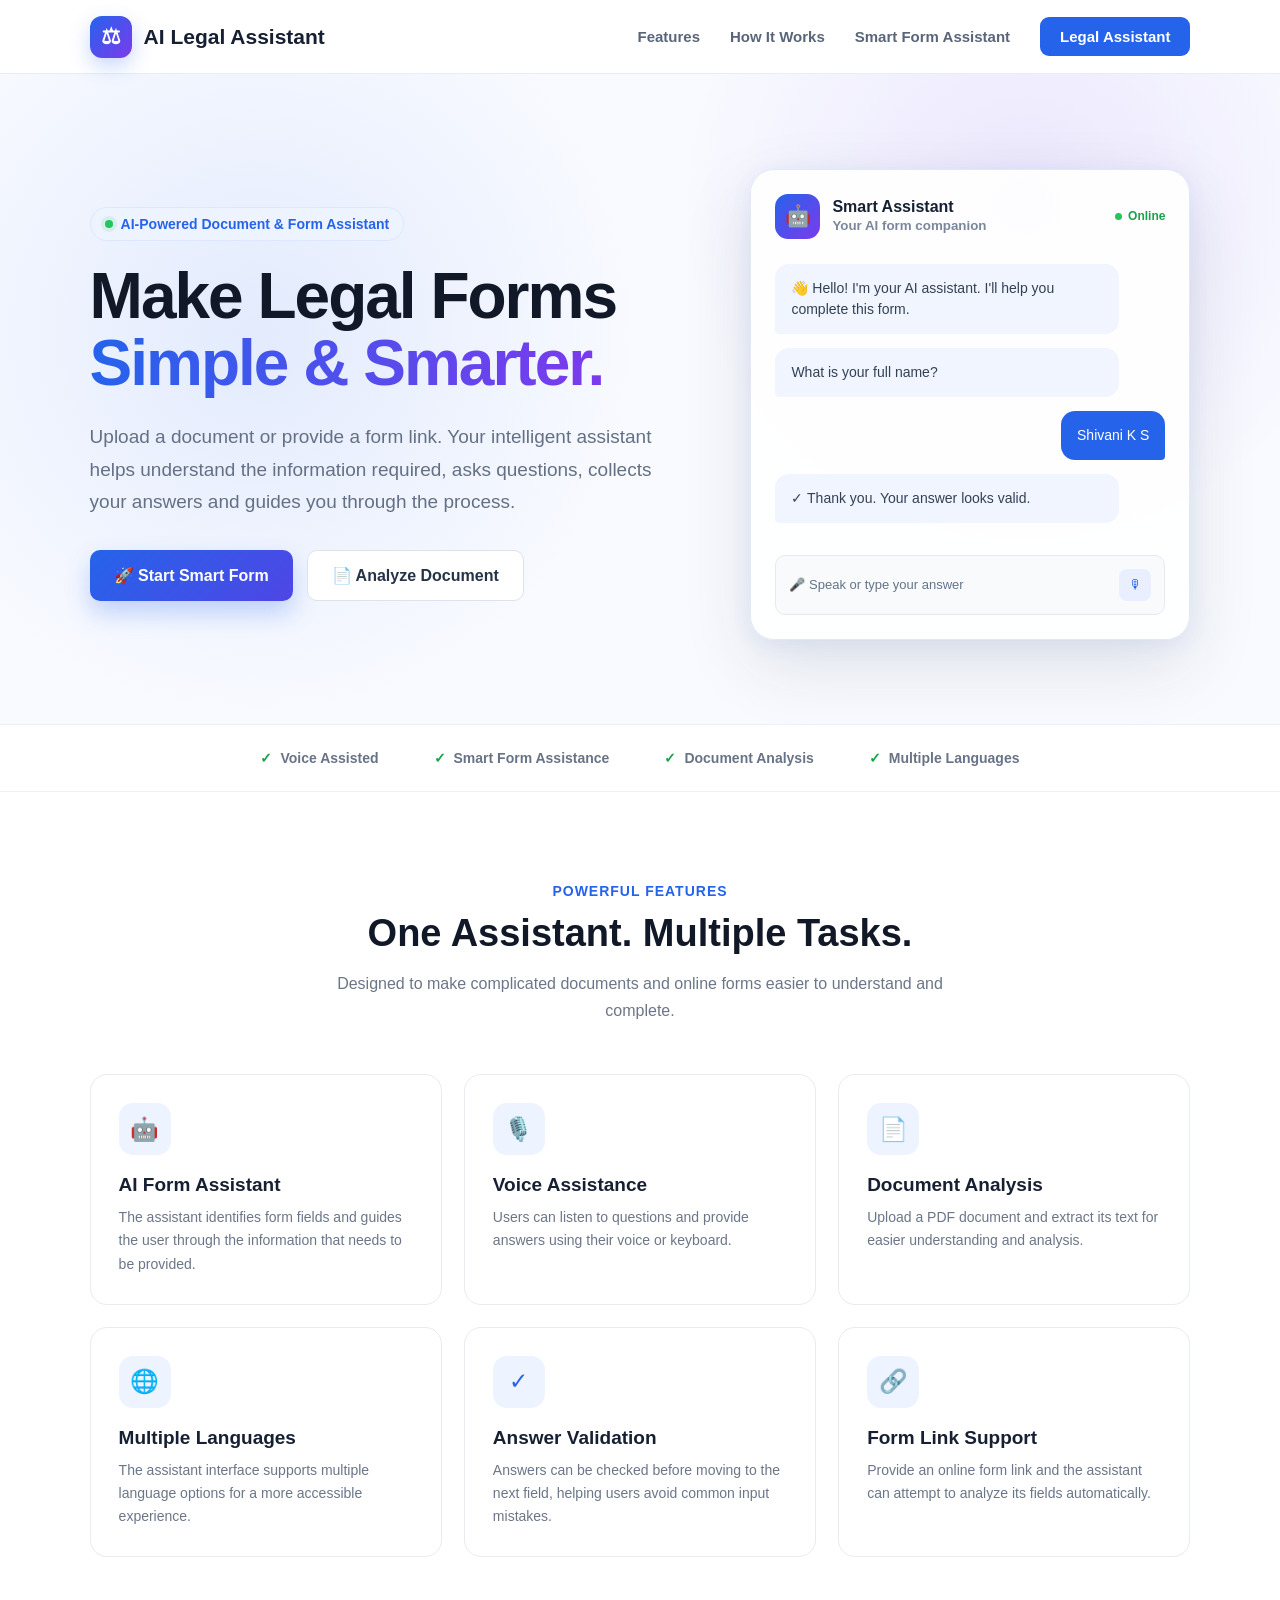
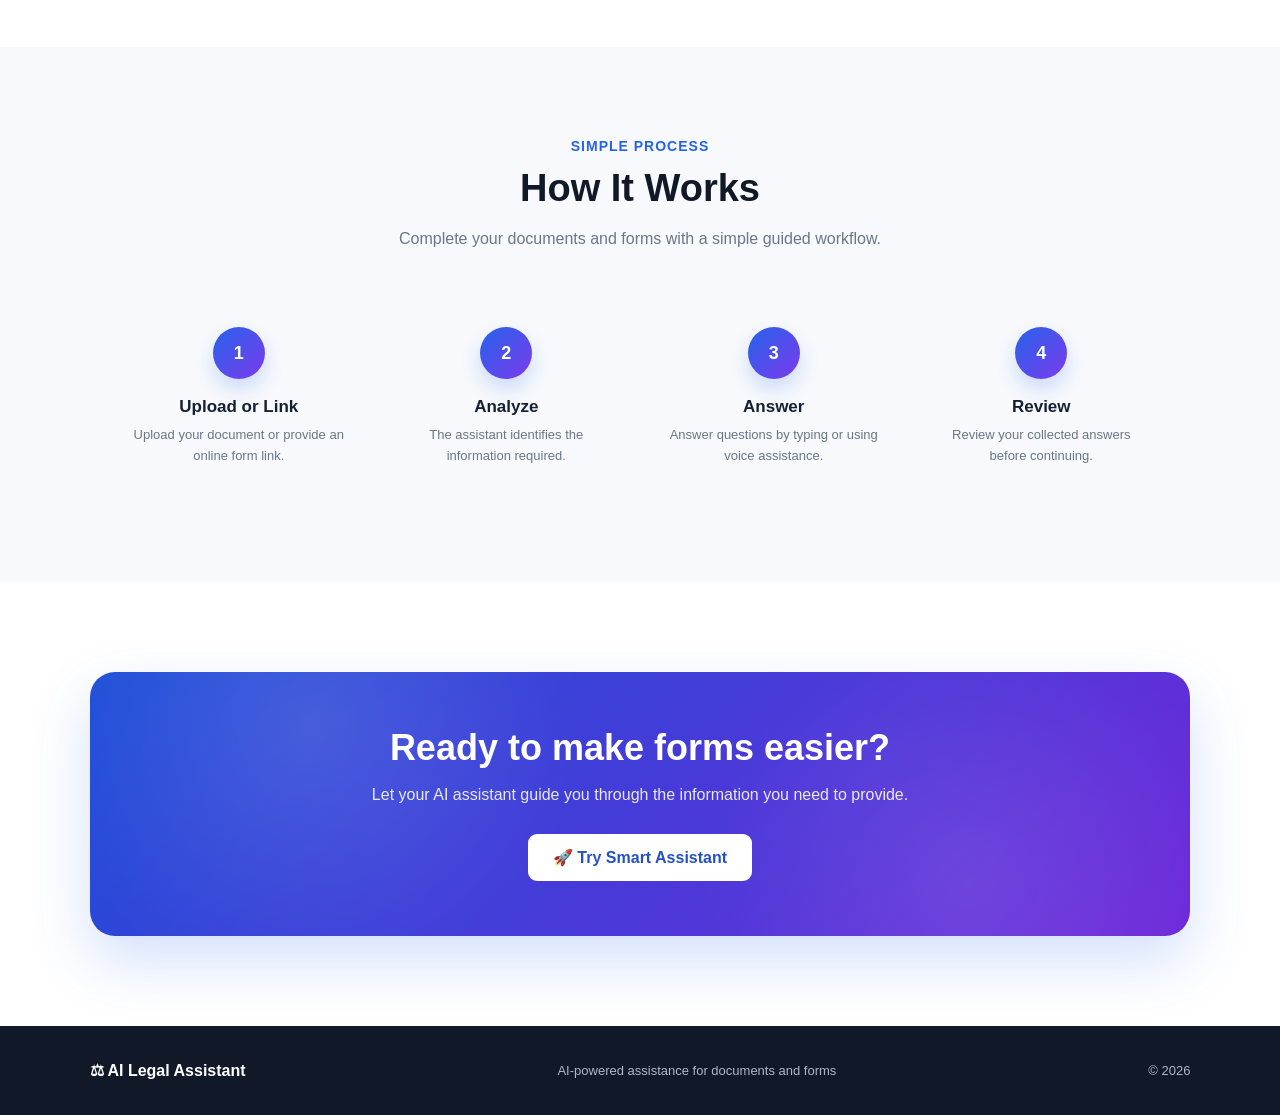
<file: templates/index.html>
<!DOCTYPE html>
<html lang="en">

<head>
    <meta charset="UTF-8">
    <meta name="viewport" content="width=device-width, initial-scale=1.0">

    <title>AI Legal Assistant</title>

    <style>

        * {
            margin: 0;
            padding: 0;
            box-sizing: border-box;
        }

        html {
            scroll-behavior: smooth;
        }

        body {
            font-family: "Segoe UI", Arial, sans-serif;
            background: #f7f9fc;
            color: #172033;
            overflow-x: hidden;
        }

        /* ================= NAVBAR ================= */

        nav {
            width: 100%;
            height: 74px;
            display: flex;
            align-items: center;
            justify-content: space-between;
            padding: 0 7%;
            background: rgba(255,255,255,0.95);
            border-bottom: 1px solid #e8edf5;
            position: sticky;
            top: 0;
            z-index: 1000;
            backdrop-filter: blur(12px);
        }

        .logo {
            display: flex;
            align-items: center;
            gap: 12px;
            font-size: 21px;
            font-weight: 800;
            color: #172033;
        }

        .logo-icon {
            width: 42px;
            height: 42px;
            border-radius: 12px;
            background: linear-gradient(135deg, #2563eb, #7c3aed);
            display: flex;
            align-items: center;
            justify-content: center;
            color: white;
            font-size: 22px;
            box-shadow: 0 8px 20px rgba(37,99,235,0.25);
        }

        .nav-links {
            display: flex;
            align-items: center;
            gap: 30px;
        }

        .nav-links a {
            text-decoration: none;
            color: #596579;
            font-size: 15px;
            font-weight: 600;
            transition: 0.2s;
        }

        .nav-links a:hover {
            color: #2563eb;
        }

        .nav-button {
            padding: 11px 20px;
            border-radius: 9px;
            background: #2563eb;
            color: white !important;
        }

        .nav-button:hover {
            background: #1d4ed8;
            color: white !important;
        }

        /* ================= HERO ================= */

        .hero {
            min-height: 650px;
            padding: 80px 7% 70px;
            display: flex;
            align-items: center;
            justify-content: space-between;
            gap: 60px;
            background:
                radial-gradient(circle at 80% 20%, rgba(124,58,237,0.10), transparent 30%),
                radial-gradient(circle at 20% 40%, rgba(37,99,235,0.10), transparent 35%),
                #f8faff;
        }

        .hero-left {
            max-width: 650px;
            animation: fadeUp 0.8s ease;
        }

        .badge {
            display: inline-flex;
            align-items: center;
            gap: 8px;
            padding: 8px 14px;
            border-radius: 30px;
            background: #eef4ff;
            color: #2563eb;
            font-size: 14px;
            font-weight: 700;
            margin-bottom: 22px;
            border: 1px solid #dce8ff;
        }

        .badge-dot {
            width: 8px;
            height: 8px;
            border-radius: 50%;
            background: #22c55e;
            box-shadow: 0 0 0 4px rgba(34,197,94,0.12);
        }

        .hero h1 {
            font-size: clamp(42px, 5vw, 68px);
            line-height: 1.05;
            letter-spacing: -2px;
            margin-bottom: 24px;
            color: #111827;
        }

        .gradient-text {
            background: linear-gradient(
                90deg,
                #2563eb,
                #7c3aed
            );
            -webkit-background-clip: text;
            -webkit-text-fill-color: transparent;
        }

        .hero p {
            font-size: 19px;
            line-height: 1.7;
            color: #647084;
            max-width: 590px;
            margin-bottom: 32px;
        }

        .hero-buttons {
            display: flex;
            gap: 14px;
            flex-wrap: wrap;
        }

        .primary-btn,
        .secondary-btn {
            padding: 15px 24px;
            border-radius: 10px;
            text-decoration: none;
            font-weight: 700;
            font-size: 16px;
            transition: 0.25s;
            display: inline-flex;
            align-items: center;
            gap: 9px;
        }

        .primary-btn {
            background: linear-gradient(135deg, #2563eb, #4f46e5);
            color: white;
            box-shadow: 0 12px 25px rgba(37,99,235,0.25);
        }

        .primary-btn:hover {
            transform: translateY(-3px);
            box-shadow: 0 17px 30px rgba(37,99,235,0.32);
        }

        .secondary-btn {
            background: white;
            color: #263247;
            border: 1px solid #dce3ee;
        }

        .secondary-btn:hover {
            transform: translateY(-3px);
            border-color: #b9c8df;
            box-shadow: 0 10px 25px rgba(0,0,0,0.06);
        }

        /* ================= AI CARD ================= */

        .hero-right {
            width: 440px;
            max-width: 100%;
            animation: floating 4s ease-in-out infinite;
        }

        .ai-card {
            background: rgba(255,255,255,0.92);
            border: 1px solid #e3e9f2;
            border-radius: 24px;
            padding: 24px;
            box-shadow:
                0 25px 70px rgba(30,41,59,0.12),
                0 5px 20px rgba(37,99,235,0.07);
        }

        .card-top {
            display: flex;
            align-items: center;
            justify-content: space-between;
            margin-bottom: 25px;
        }

        .ai-title {
            display: flex;
            align-items: center;
            gap: 12px;
            font-weight: 800;
        }

        .ai-avatar {
            width: 45px;
            height: 45px;
            border-radius: 13px;
            background: linear-gradient(135deg, #2563eb, #7c3aed);
            color: white;
            display: flex;
            align-items: center;
            justify-content: center;
            font-size: 21px;
        }
                .online {
            display: flex;
            align-items: center;
            gap: 6px;
            font-size: 12px;
            color: #16a34a;
            font-weight: 700;
        }

        .online span {
            width: 7px;
            height: 7px;
            border-radius: 50%;
            background: #22c55e;
        }

        .chat {
            display: flex;
            flex-direction: column;
            gap: 14px;
        }

        .message {
            padding: 14px 16px;
            border-radius: 14px;
            font-size: 14px;
            line-height: 1.5;
            max-width: 88%;
        }

        .ai-message {
            background: #f1f5ff;
            color: #334155;
            border-bottom-left-radius: 4px;
        }

        .user-message {
            background: #2563eb;
            color: white;
            align-self: flex-end;
            border-bottom-right-radius: 4px;
        }

        .input-preview {
            margin-top: 18px;
            padding: 13px;
            background: #f8fafc;
            border: 1px solid #e5eaf2;
            border-radius: 10px;
            display: flex;
            align-items: center;
            gap: 10px;
            color: #64748b;
            font-size: 13px;
        }

        .mic {
            margin-left: auto;
            width: 32px;
            height: 32px;
            border-radius: 8px;
            background: #e9efff;
            color: #2563eb;
            display: flex;
            align-items: center;
            justify-content: center;
        }

        /* ================= TRUST ================= */

        .trust {
            padding: 25px 7%;
            background: white;
            border-top: 1px solid #edf0f5;
            border-bottom: 1px solid #edf0f5;
            display: flex;
            justify-content: center;
            gap: 55px;
            flex-wrap: wrap;
            color: #687386;
            font-size: 14px;
            font-weight: 600;
        }

        .trust-item {
            display: flex;
            align-items: center;
            gap: 8px;
        }

        .check {
            color: #16a34a;
            font-weight: 900;
        }

        /* ================= FEATURES ================= */

        .features {
            padding: 90px 7%;
            background: #ffffff;
        }

        .section-heading {
            text-align: center;
            max-width: 650px;
            margin: 0 auto 50px;
        }

        .section-heading span {
            color: #2563eb;
            font-size: 14px;
            font-weight: 800;
            text-transform: uppercase;
            letter-spacing: 1px;
        }

        .section-heading h2 {
            font-size: 38px;
            margin: 12px 0 15px;
            color: #111827;
        }

        .section-heading p {
            color: #6b7688;
            line-height: 1.7;
            font-size: 16px;
        }

        .feature-grid {
            max-width: 1150px;
            margin: auto;
            display: grid;
            grid-template-columns: repeat(3, 1fr);
            gap: 22px;
        }

        .feature-card {
            padding: 28px;
            border: 1px solid #e7ebf2;
            border-radius: 17px;
            background: white;
            transition: 0.25s;
        }

        .feature-card:hover {
            transform: translateY(-7px);
            box-shadow: 0 18px 40px rgba(15,23,42,0.08);
            border-color: #d4def0;
        }

        .feature-icon {
            width: 52px;
            height: 52px;
            border-radius: 14px;
            background: #eef4ff;
            color: #2563eb;
            display: flex;
            align-items: center;
            justify-content: center;
            font-size: 23px;
            margin-bottom: 19px;
        }

        .feature-card h3 {
            font-size: 19px;
            margin-bottom: 10px;
        }

        .feature-card p {
            color: #6b7688;
            font-size: 14px;
            line-height: 1.65;
        }

        /* ================= HOW IT WORKS ================= */

        .how {
            padding: 90px 7%;
            background: #f7f9fc;
        }

        .steps {
            max-width: 1050px;
            margin: auto;
            display: grid;
            grid-template-columns: repeat(4, 1fr);
            gap: 20px;
        }

        .step {
            position: relative;
            text-align: center;
            padding: 25px 15px;
        }

        .step-number {
            width: 52px;
            height: 52px;
            border-radius: 50%;
            margin: 0 auto 18px;
            background: linear-gradient(135deg, #2563eb, #7c3aed);
            color: white;
            display: flex;
            align-items: center;
            justify-content: center;
            font-weight: 800;
            font-size: 18px;
            box-shadow: 0 10px 20px rgba(37,99,235,0.2);
        }

        .step h3 {
            margin-bottom: 8px;
            font-size: 17px;
        }

        .step p {
            color: #6b7688;
            font-size: 13px;
            line-height: 1.6;
        }

        /* ================= CTA ================= */

        .cta {
            padding: 90px 7%;
            background: white;
        }

        .cta-box {
            max-width: 1100px;
            margin: auto;
            padding: 55px;
            border-radius: 25px;
            text-align: center;
            color: white;
            background:
                radial-gradient(circle at 20% 20%, rgba(255,255,255,0.12), transparent 30%),
                radial-gradient(circle at 80% 80%, rgba(255,255,255,0.10), transparent 30%),
                linear-gradient(135deg, #1d4ed8, #6d28d9);
            box-shadow: 0 25px 60px rgba(37,99,235,0.2);
        }

        .cta-box h2 {
            font-size: 36px;
            margin-bottom: 13px;
        }

        .cta-box p {
            opacity: 0.88;
            margin-bottom: 27px;
            line-height: 1.6;
        }

        .cta-button {
            display: inline-block;
            padding: 14px 25px;
            border-radius: 9px;
            background: white;
            color: #2451c5;
            text-decoration: none;
            font-weight: 800;
            transition: 0.2s;
        }

        .cta-button:hover {
            transform: translateY(-3px);
        }
                /* ================= FOOTER ================= */

        footer {
            background: #111827;
            color: #aeb8c8;
            padding: 35px 7%;
        }

        .footer-content {
            max-width: 1150px;
            margin: auto;
            display: flex;
            align-items: center;
            justify-content: space-between;
            gap: 20px;
        }

        .footer-logo {
            color: white;
            font-weight: 800;
        }

        .footer-text {
            font-size: 13px;
        }

        /* ================= ANIMATIONS ================= */

        @keyframes fadeUp {
            from {
                opacity: 0;
                transform: translateY(25px);
            }

            to {
                opacity: 1;
                transform: translateY(0);
            }
        }

        @keyframes floating {
            0%, 100% {
                transform: translateY(0);
            }

            50% {
                transform: translateY(-8px);
            }
        }

        /* ================= MOBILE ================= */

        @media (max-width: 900px) {

            .hero {
                flex-direction: column;
                text-align: center;
                padding-top: 60px;
            }

            .hero-left {
                max-width: 700px;
            }

            .hero p {
                margin-left: auto;
                margin-right: auto;
            }

            .hero-buttons {
                justify-content: center;
            }

            .hero-right {
                width: 500px;
            }

            .feature-grid {
                grid-template-columns: 1fr 1fr;
            }

            .steps {
                grid-template-columns: 1fr 1fr;
            }

        }

        @media (max-width: 650px) {

            nav {
                padding: 0 5%;
            }

            .nav-links a:not(.nav-button) {
                display: none;
            }

            .hero {
                padding-left: 5%;
                padding-right: 5%;
            }

            .hero h1 {
                font-size: 42px;
            }

            .hero p {
                font-size: 16px;
            }

            .hero-right {
                width: 100%;
            }

            .trust {
                gap: 20px;
                padding-left: 5%;
                padding-right: 5%;
            }

            .features,
            .how,
            .cta {
                padding-left: 5%;
                padding-right: 5%;
            }

            .section-heading h2 {
                font-size: 30px;
            }

            .feature-grid,
            .steps {
                grid-template-columns: 1fr;
            }

            .cta-box {
                padding: 40px 22px;
            }

            .cta-box h2 {
                font-size: 28px;
            }

            .footer-content {
                flex-direction: column;
                text-align: center;
            }

        }

    </style>

</head>

<body>

<!-- ================= NAVBAR ================= -->

<nav>

    <div class="logo">

        <div class="logo-icon">
            ⚖
        </div>

        AI Legal Assistant

    </div>

    <div class="nav-links">

        <a href="#features">
            Features
        </a>

        <a href="#how">
            How It Works
        </a>

        <a href="/smart-form-assistant?language=english">
            Smart Form Assistant
        </a>

        <a
            href="/legal?language=english"
            class="nav-button"
        >
            Legal Assistant
        </a>

    </div>

</nav>
<!-- ================= HERO ================= -->

<section class="hero">

    <div class="hero-left">

        <div class="badge">
            <span class="badge-dot"></span>
            AI-Powered Document & Form Assistant
        </div>

        <h1>
            Make Legal Forms
            <br>
            <span class="gradient-text">
                Simple & Smarter.
            </span>
        </h1>

        <p>
            Upload a document or provide a form link.
            Your intelligent assistant helps understand
            the information required, asks questions,
            collects your answers and guides you through
            the process.
        </p>

        <div class="hero-buttons">

            <a
                href="/smart-form-assistant?language=english"
                class="primary-btn"
            >
                🚀 Start Smart Form
            </a>

            <a
                href="/legal?language=english"
                class="secondary-btn"
            >
                📄 Analyze Document
            </a>

        </div>

    </div>

    <!-- ================= AI PREVIEW ================= -->

    <div class="hero-right">

        <div class="ai-card">

            <div class="card-top">

                <div class="ai-title">

                    <div class="ai-avatar">
                        🤖
                    </div>

                    <div>
                        <div>Smart Assistant</div>

                        <small style="color:#7b8799;">
                            Your AI form companion
                        </small>
                    </div>

                </div>

                <div class="online">
                    <span></span>
                    Online
                </div>

            </div>

            <div class="chat">

                <div class="message ai-message">
                    👋 Hello! I'm your AI assistant.
                    I'll help you complete this form.
                </div>

                <div class="message ai-message">
                    What is your full name?
                </div>

                <div class="message user-message">
                    Shivani K S
                </div>

                <div class="message ai-message">
                    ✓ Thank you. Your answer looks valid.
                </div>

                <div class="input-preview">
                    🎤
                    Speak or type your answer

                    <div class="mic">
                        🎙
                    </div>
                </div>

            </div>

        </div>

    </div>

</section>

<!-- ================= TRUST ================= -->

<div class="trust">

    <div class="trust-item">
        <span class="check">✓</span>
        Voice Assisted
    </div>

    <div class="trust-item">
        <span class="check">✓</span>
        Smart Form Assistance
    </div>

    <div class="trust-item">
        <span class="check">✓</span>
        Document Analysis
    </div>

    <div class="trust-item">
        <span class="check">✓</span>
        Multiple Languages
    </div>

</div>

<!-- ================= FEATURES ================= -->

<section class="features" id="features">

    <div class="section-heading">

        <span>Powerful Features</span>

        <h2>
            One Assistant. Multiple Tasks.
        </h2>

        <p>
            Designed to make complicated documents and
            online forms easier to understand and complete.
        </p>

    </div>

    <div class="feature-grid">

        <div class="feature-card">

            <div class="feature-icon">🤖</div>

            <h3>AI Form Assistant</h3>

            <p>
                The assistant identifies form fields and
                guides the user through the information
                that needs to be provided.
            </p>

        </div>

        <div class="feature-card">

            <div class="feature-icon">🎙️</div>

            <h3>Voice Assistance</h3>

            <p>
                Users can listen to questions and provide
                answers using their voice or keyboard.
            </p>

        </div>

        <div class="feature-card">

            <div class="feature-icon">📄</div>

            <h3>Document Analysis</h3>

            <p>
                Upload a PDF document and extract its
                text for easier understanding and analysis.
            </p>

        </div>

        <div class="feature-card">

            <div class="feature-icon">🌐</div>

            <h3>Multiple Languages</h3>

            <p>
                The assistant interface supports multiple
                language options for a more accessible
                experience.
            </p>

        </div>

        <div class="feature-card">

            <div class="feature-icon">✓</div>

            <h3>Answer Validation</h3>

            <p>
                Answers can be checked before moving to
                the next field, helping users avoid common
                input mistakes.
            </p>

        </div>

        <div class="feature-card">

            <div class="feature-icon">🔗</div>

            <h3>Form Link Support</h3>

            <p>
                Provide an online form link and the
                assistant can attempt to analyze its
                fields automatically.
            </p>

        </div>

    </div>

</section>
<!-- ================= HOW IT WORKS ================= -->

<section class="how" id="how">

    <div class="section-heading">

        <span>Simple Process</span>

        <h2>How It Works</h2>

        <p>
            Complete your documents and forms with a
            simple guided workflow.
        </p>

    </div>

    <div class="steps">

        <div class="step">

            <div class="step-number">1</div>

            <h3>Upload or Link</h3>

            <p>
                Upload your document or provide
                an online form link.
            </p>

        </div>

        <div class="step">

            <div class="step-number">2</div>

            <h3>Analyze</h3>

            <p>
                The assistant identifies the
                information required.
            </p>

        </div>

        <div class="step">

            <div class="step-number">3</div>

            <h3>Answer</h3>

            <p>
                Answer questions by typing or
                using voice assistance.
            </p>

        </div>

        <div class="step">

            <div class="step-number">4</div>

            <h3>Review</h3>

            <p>
                Review your collected answers
                before continuing.
            </p>

        </div>

    </div>

</section>

<!-- ================= CTA ================= -->

<section class="cta">

    <div class="cta-box">

        <h2>
            Ready to make forms easier?
        </h2>

        <p>
            Let your AI assistant guide you through
            the information you need to provide.
        </p>

        <a
            href="/smart-form-assistant?language=english"
            class="cta-button"
        >
            🚀 Try Smart Assistant
        </a>

    </div>

</section>

<!-- ================= FOOTER ================= -->

<footer>

    <div class="footer-content">

        <div class="footer-logo">
            ⚖ AI Legal Assistant
        </div>

        <div class="footer-text">
            AI-powered assistance for documents and forms
        </div>

        <div class="footer-text">
            © 2026
        </div>

    </div>

</footer>

</body>

</html>
</file>
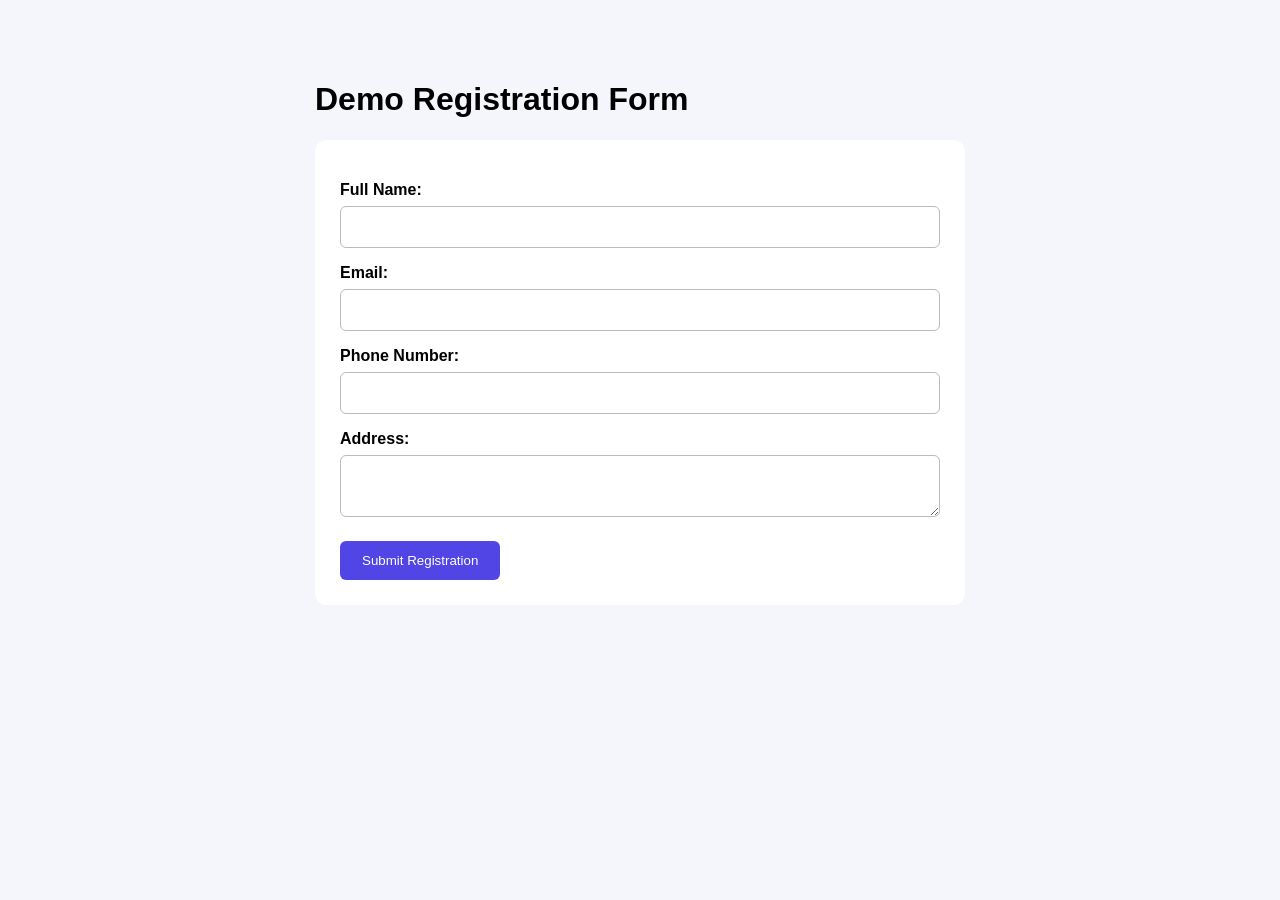
<file: demo_test_form.html>
<!DOCTYPE html>
<html lang="en">
<head>
    <meta charset="UTF-8">
    <meta name="viewport" content="width=device-width, initial-scale=1.0">
    <title>Demo Registration Form</title>

    <style>
        body {
            font-family: Arial, sans-serif;
            max-width: 650px;
            margin: 40px auto;
            padding: 20px;
            background: #f4f6fb;
        }

        form {
            background: white;
            padding: 25px;
            border-radius: 12px;
        }

        label {
            display: block;
            margin-top: 16px;
            font-weight: bold;
        }

        input, textarea {
            width: 100%;
            box-sizing: border-box;
            padding: 11px;
            margin-top: 7px;
            border: 1px solid #bbb;
            border-radius: 6px;
            font-size: 16px;
        }

        button {
            margin-top: 20px;
            padding: 12px 22px;
            background: #5145e5;
            color: white;
            border: 0;
            border-radius: 6px;
            cursor: pointer;
        }

        #result {
            margin-top: 20px;
            padding: 15px;
            border-radius: 8px;
            background: #e4f8e9;
            color: #176534;
            display: none;
        }
    </style>
</head>

<body>
    <h1>Demo Registration Form</h1>

    <form id="registrationForm">
        <label for="name">Full Name:</label>
        <input type="text" id="name" name="name" required>

        <label for="email">Email:</label>
        <input type="email" id="email" name="email" required>

        <label for="phone">Phone Number:</label>
        <input type="tel" id="phone" name="phone">

        <label for="address">Address:</label>
        <textarea id="address" name="address"></textarea>

        <button type="submit">Submit Registration</button>
    </form>

    <div id="result" role="status"></div>

    <script>
        document.getElementById("registrationForm")
            .addEventListener("submit", function(event) {
                event.preventDefault();

                const name = document.getElementById("name").value.trim();
                const email = document.getElementById("email").value.trim();

                if (!name || !email) {
                    alert("Please enter your name and email.");
                    return;
                }

                const result = document.getElementById("result");
                result.textContent =
                    "Demo registration submitted successfully for " + name + ".";

                result.style.display = "block";
            });

        // Allows the Smart Form Assistant to populate this demo form.
        window.addEventListener("message", function(event) {
            if (event.origin !== window.location.origin) return;

            if (event.data?.type !== "SMART_FORM_FILL") return;

            const answers = event.data.answers || {};

            if (typeof answers.name === "string") {
                document.getElementById("name").value = answers.name;
            }

            if (typeof answers.email === "string") {
                document.getElementById("email").value = answers.email;
            }

            if (typeof answers.phone === "string") {
                document.getElementById("phone").value = answers.phone;
            }

            if (typeof answers.address === "string") {
                document.getElementById("address").value = answers.address;
            }
        });
    </script>
</body>
</html>
</file>
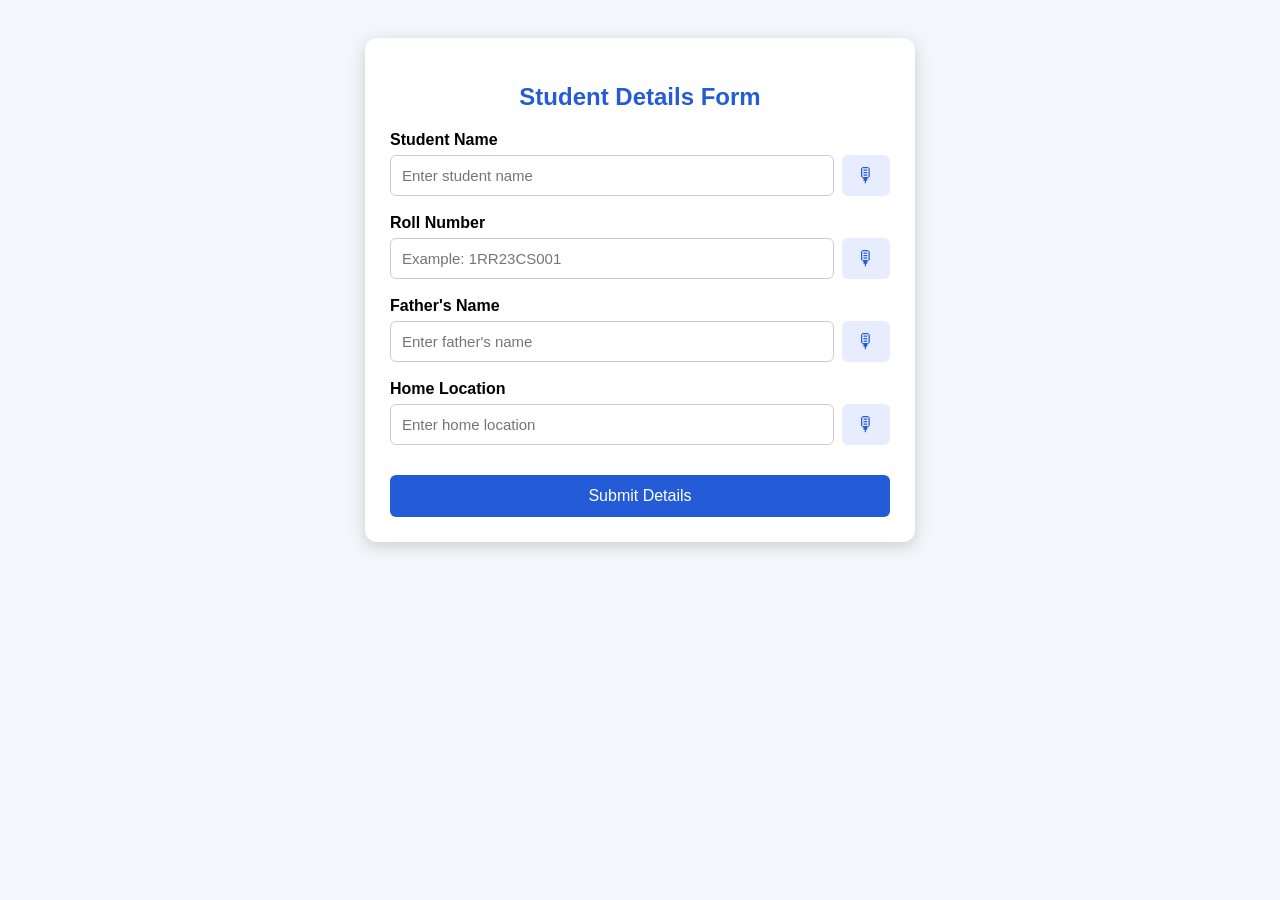
<file: student_voice_demo.html>
<!DOCTYPE html>
<html lang="en">
<head>
    <meta charset="UTF-8">
    <meta name="viewport" content="width=device-width, initial-scale=1.0">
    <title>Voice-Based Student Details Form</title>

    <style>
        body {
            font-family: Arial, sans-serif;
            background: #f3f6fb;
            padding: 30px;
        }

        .container {
            max-width: 500px;
            margin: auto;
            background: white;
            padding: 25px;
            border-radius: 12px;
            box-shadow: 0 4px 15px #ccc;
        }

        h2 {
            text-align: center;
            color: #245bd6;
        }

        label {
            display: block;
            margin-top: 18px;
            font-weight: bold;
        }

        .input-row {
            display: flex;
            gap: 8px;
            margin-top: 6px;
        }

        input {
            flex: 1;
            min-width: 0;
            padding: 11px;
            border: 1px solid #ccc;
            border-radius: 6px;
            font-size: 15px;
        }

        .mic {
            width: 48px;
            border: none;
            border-radius: 6px;
            background: #e7edff;
            color: #245bd6;
            font-size: 20px;
            cursor: pointer;
        }

        .mic:disabled {
            opacity: 0.5;
            cursor: not-allowed;
        }

        .error {
            color: red;
            font-size: 12px;
            margin-top: 5px;
        }

        .status {
            color: #245bd6;
            font-size: 12px;
            margin-top: 4px;
        }

        button.submit {
            width: 100%;
            padding: 12px;
            margin-top: 25px;
            background: #245bd6;
            color: white;
            border: none;
            border-radius: 6px;
            cursor: pointer;
            font-size: 16px;
        }

        #success {
            display: none;
            background: #e8f6ed;
            color: green;
            padding: 12px;
            margin-top: 15px;
            border-radius: 6px;
            line-height: 1.7;
        }
    </style>
</head>

<body>

<div class="container">

    <h2>Student Details Form</h2>

    <form id="studentForm" novalidate>

        <!-- Student Name -->
        <label>Student Name</label>
        <div class="input-row">
            <input type="text" id="studentName"
                   placeholder="Enter student name">
            <button type="button" class="mic"
                    data-field="studentName">🎙</button>
        </div>
        <div class="status" id="studentNameStatus"></div>
        <div class="error" id="studentNameError"></div>

        <!-- Roll Number -->
        <label>Roll Number</label>
        <div class="input-row">
            <input type="text" id="rollNumber"
                   placeholder="Example: 1RR23CS001">
            <button type="button" class="mic"
                    data-field="rollNumber">🎙</button>
        </div>
        <div class="status" id="rollNumberStatus"></div>
        <div class="error" id="rollNumberError"></div>

        <!-- Father's Name -->
        <label>Father's Name</label>
        <div class="input-row">
            <input type="text" id="fatherName"
                   placeholder="Enter father's name">
            <button type="button" class="mic"
                    data-field="fatherName">🎙</button>
        </div>
        <div class="status" id="fatherNameStatus"></div>
        <div class="error" id="fatherNameError"></div>

        <!-- Home Location -->
        <label>Home Location</label>
        <div class="input-row">
            <input type="text" id="homeLocation"
                   placeholder="Enter home location">
            <button type="button" class="mic"
                    data-field="homeLocation">🎙</button>
        </div>
        <div class="status" id="homeLocationStatus"></div>
        <div class="error" id="homeLocationError"></div>

        <button type="submit" class="submit">
            Submit Details
        </button>

        <div id="success"></div>

    </form>
</div>

<script>

    const form = document.getElementById("studentForm");

    // NAME VALIDATION
    function validateName(id, label) {

        let value = document.getElementById(id).value.trim();
        let error = document.getElementById(id + "Error");

        if (value === "") {
            error.innerText = label + " is required.";
            return false;
        }

        let pattern = /^[A-Za-z]+(?:[ '-][A-Za-z]+)*$/;

        if (!pattern.test(value)) {
            error.innerText =
                "Invalid Answer! Enter letters only.";
            return false;
        }

        error.innerText = "";
        return true;
    }

    // ROLL NUMBER VALIDATION
    function validateRollNumber() {

        let value =
            document.getElementById("rollNumber").value.trim();

        let error =
            document.getElementById("rollNumberError");

        if (value === "") {
            error.innerText = "Roll number is required.";
            return false;
        }

        // Must contain at least one letter and one number
        let pattern =
            /^(?=.*[A-Za-z])(?=.*[0-9])[A-Za-z0-9-]{2,20}$/;

        if (!pattern.test(value)) {
            error.innerText =
                "Invalid Answer! Enter a valid roll number.";
            return false;
        }

        error.innerText = "";
        return true;
    }

    // HOME LOCATION VALIDATION
    function validateLocation() {

        let value =
            document.getElementById("homeLocation").value.trim();

        let error =
            document.getElementById("homeLocationError");

        if (value === "") {
            error.innerText = "Home location is required.";
            return false;
        }

        let pattern = /^[A-Za-z0-9][A-Za-z0-9 ,.'-]{1,79}$/;

        if (!pattern.test(value)) {
            error.innerText =
                "Invalid Answer! Enter a valid location.";
            return false;
        }

        error.innerText = "";
        return true;
    }

    // VALIDATE INDIVIDUAL FIELDS
    function validateField(id) {

        if (id === "studentName") {
            return validateName(id, "Student name");
        }

        if (id === "fatherName") {
            return validateName(id, "Father's name");
        }

        if (id === "rollNumber") {
            return validateRollNumber();
        }

        if (id === "homeLocation") {
            return validateLocation();
        }

        return false;
    }

    // VOICE INPUT
    const SpeechRecognition =
        window.SpeechRecognition ||
        window.webkitSpeechRecognition;

    document.querySelectorAll(".mic").forEach(button => {

        button.addEventListener("click", function() {

            let fieldId = this.dataset.field;

            let input =
                document.getElementById(fieldId);

            let status =
                document.getElementById(fieldId + "Status");

            if (!SpeechRecognition) {
                status.innerText =
                    "Voice input is not supported. Please use Chrome.";
                return;
            }

            let recognition = new SpeechRecognition();

            recognition.lang = "en-IN";
            recognition.continuous = false;
            recognition.interimResults = false;

            status.innerText = "Listening... Speak now.";
            this.disabled = true;

            recognition.onresult = function(event) {

                let spokenText =
                    event.results[0][0].transcript.trim();

                input.value = spokenText;

                status.innerText = "Voice input received.";

                validateField(fieldId);

                document.getElementById("success").style.display =
                    "none";
            };

            recognition.onerror = function(event) {

                status.innerText =
                    "Could not recognise speech. Please try again.";

                if (event.error === "not-allowed") {
                    status.innerText =
                        "Allow microphone permission in Chrome.";
                }
            };

            recognition.onend = () => {
                button.disabled = false;
            };

            recognition.start();

        });

    });

    // VALIDATE WHILE TYPING
    ["studentName", "rollNumber",
     "fatherName", "homeLocation"].forEach(id => {

        document.getElementById(id).addEventListener(
            "input", function() {

                validateField(id);

                document.getElementById("success").style.display =
                    "none";
            }
        );

    });

    // FORM SUBMISSION
    form.addEventListener("submit", function(event) {

        event.preventDefault();

        let validName =
            validateName("studentName", "Student name");

        let validRoll =
            validateRollNumber();

        let validFather =
            validateName("fatherName", "Father's name");

        let validLocation =
            validateLocation();

        if (
            validName &&
            validRoll &&
            validFather &&
            validLocation
        ) {

            let name =
                document.getElementById("studentName").value.trim();

            let roll =
                document.getElementById("rollNumber").value.trim();

            let father =
                document.getElementById("fatherName").value.trim();

            let location =
                document.getElementById("homeLocation").value.trim();

            let success =
                document.getElementById("success");

            success.innerHTML =
                "<b>Student Details Submitted Successfully!</b><br><br>" +
                "Student Name: " + escapeHTML(name) + "<br>" +
                "Roll Number: " + escapeHTML(roll) + "<br>" +
                "Father's Name: " + escapeHTML(father) + "<br>" +
                "Home Location: " + escapeHTML(location);

            success.style.display = "block";

        } else {

            document.getElementById("success").style.display =
                "none";

        }

    });

    // SAFELY DISPLAY USER INPUT
    function escapeHTML(value) {

        return value.replace(/[&<>"']/g, character => ({
            "&": "&amp;",
            "<": "&lt;",
            ">": "&gt;",
            '"': "&quot;",
            "'": "&#39;"
        })[character]);

    }

</script>

</body>
</html>
</file>
